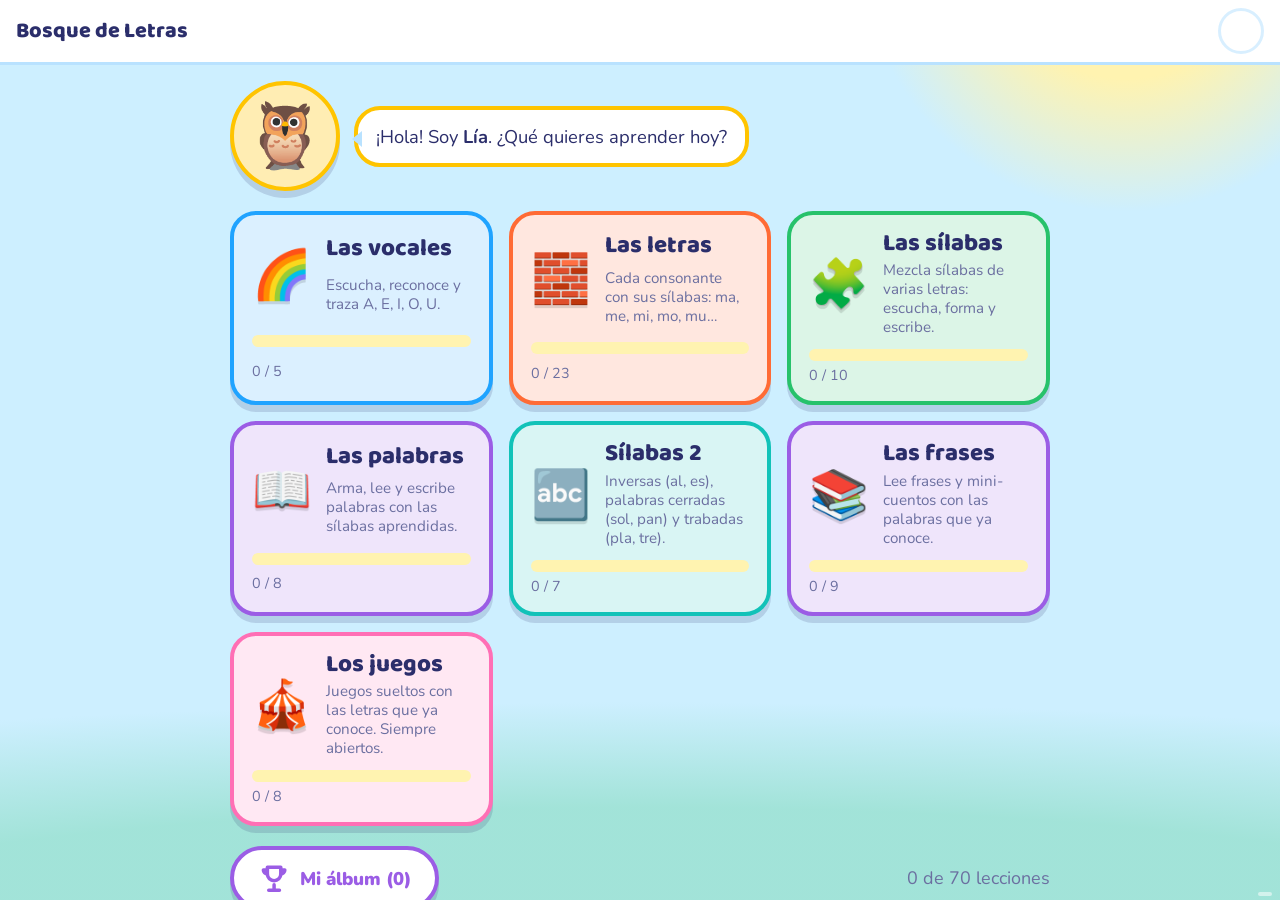
<file: index.html>
<!DOCTYPE html>
<html lang="es">
<head>
<meta charset="utf-8">
<meta name="viewport" content="width=device-width, initial-scale=1, viewport-fit=cover, maximum-scale=1, user-scalable=no">
<title>Bosque de Letras</title>
<meta name="description" content="Juego para aprender a leer y escribir en español: vocales, consonantes, sílabas y palabras, con voz y trazado con el dedo.">
<meta name="theme-color" content="#3BA3F0">
<meta name="apple-mobile-web-app-capable" content="yes">
<meta name="apple-mobile-web-app-status-bar-style" content="default">
<meta name="apple-mobile-web-app-title" content="Bosque de Letras">
<link rel="manifest" href="manifest.webmanifest">
<link rel="icon" href="data:image/svg+xml,%3Csvg xmlns='http://www.w3.org/2000/svg' viewBox='0 0 64 64'%3E%3Crect width='64' height='64' rx='14' fill='%233BA3F0'/%3E%3Ctext x='32' y='46' font-size='40' text-anchor='middle' font-family='Arial' font-weight='bold' fill='white'%3EA%3C/text%3E%3C/svg%3E">
<link rel="apple-touch-icon" href="icon.svg">
<link rel="preconnect" href="https://fonts.googleapis.com">
<link rel="preconnect" href="https://fonts.gstatic.com" crossorigin>
<link rel="stylesheet" href="https://fonts.googleapis.com/css2?family=Baloo+2:wght@600;800&family=Nunito:wght@500;700;900&family=Andika:wght@400;700&display=swap">
<!-- build:css -->
<link rel="stylesheet" href="css/style.css">
<!-- endbuild -->
</head>
<body>
<div id="app">
  <header class="topbar">
    <button id="btn-back" class="icon-btn back" aria-label="Volver" data-say="Volver atrás" hidden></button>
    <div id="top-title" class="top-title">Bosque de Letras</div>
    <div id="dots" class="dots" aria-hidden="true"></div>
    <button id="btn-settings" class="icon-btn gear" aria-label="Ajustes para madres y padres" data-say="Ajustes para mayores"></button>
  </header>
  <main id="screen" class="screen"></main>
</div>
<div id="version" class="version" aria-label="Versión del juego"></div>
<canvas id="confetti" aria-hidden="true"></canvas>
<div id="modal" class="modal" hidden></div>
<!-- build:js -->
<script src="js/data.js"></script>
<script src="js/store.js"></script>
<script src="js/audio.js"></script>
<script src="js/strokes.js"></script>
<script src="js/tracing.js"></script>
<script src="js/icons.js"></script>
<script src="js/confetti.js"></script>
<script src="js/twotap.js"></script>
<script src="js/activities.js"></script>
<script src="js/app.js"></script>
<!-- endbuild -->
</body>
</html>
</file>
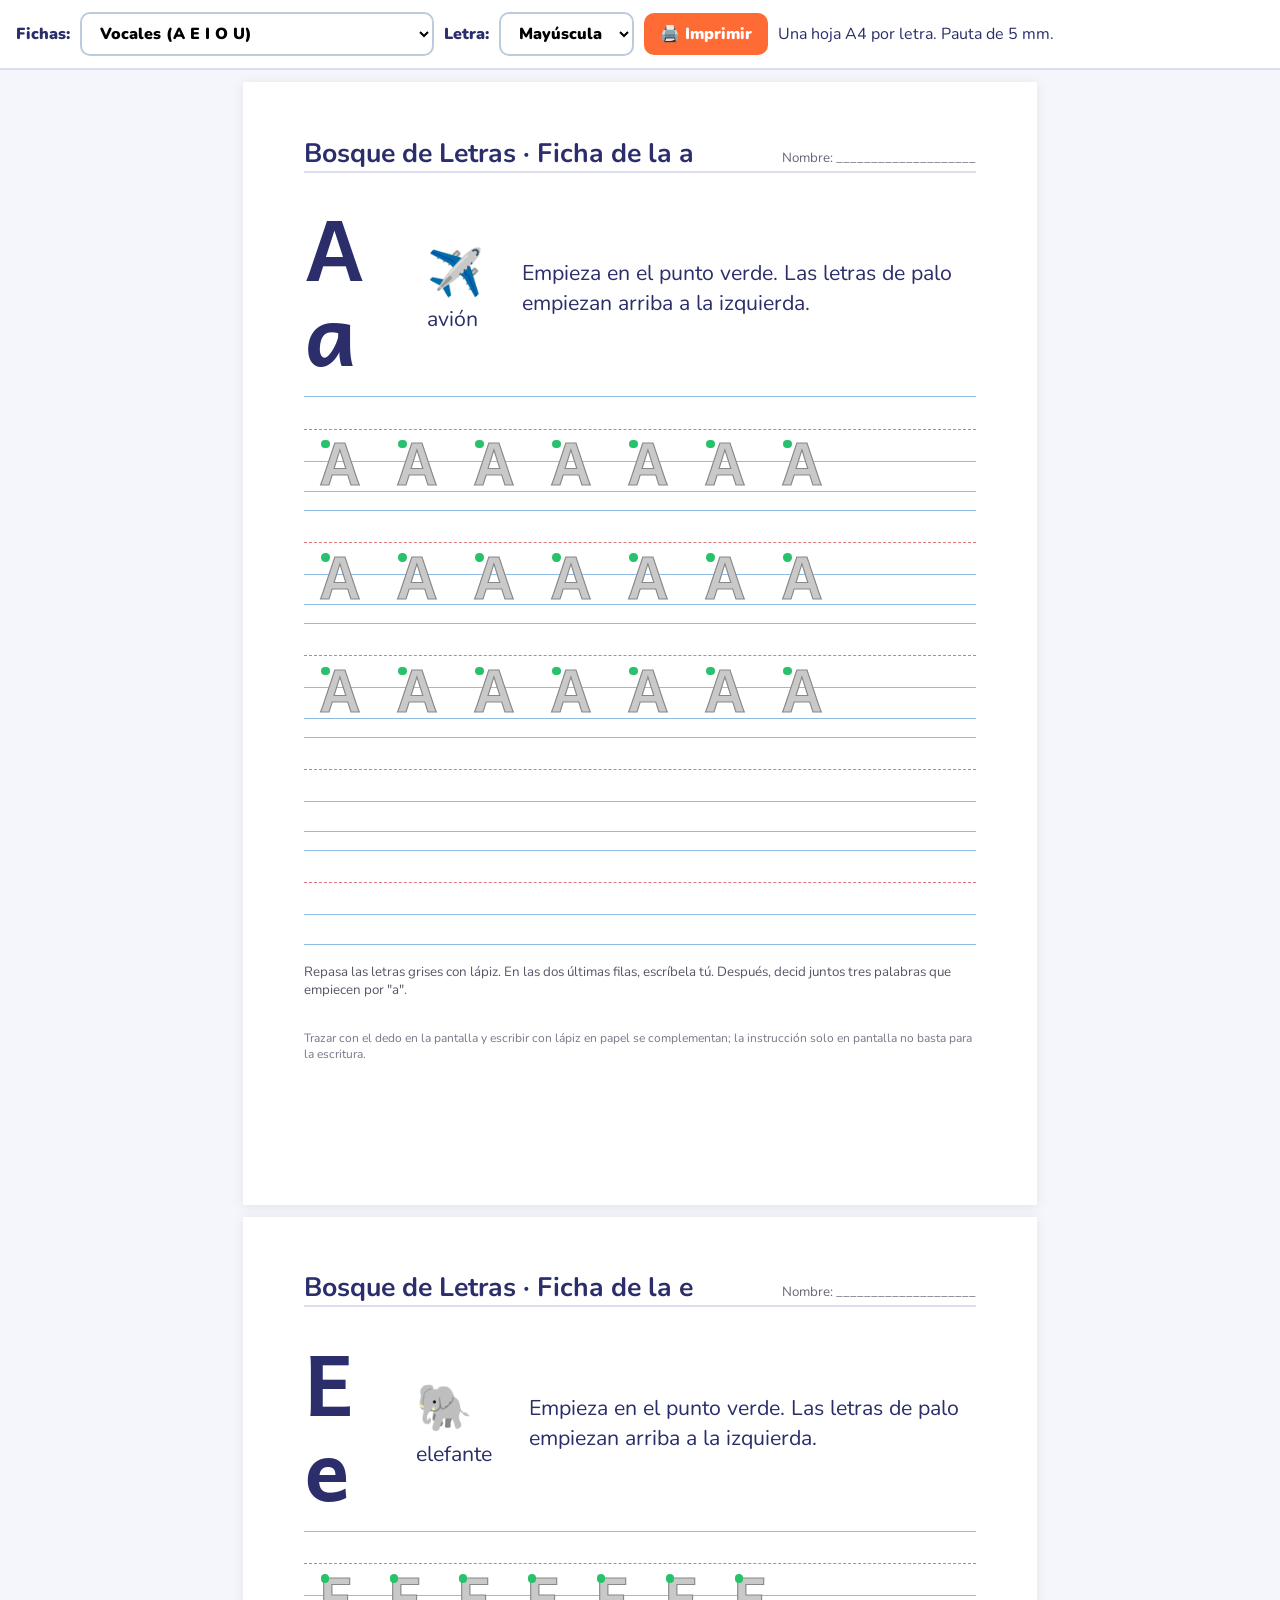
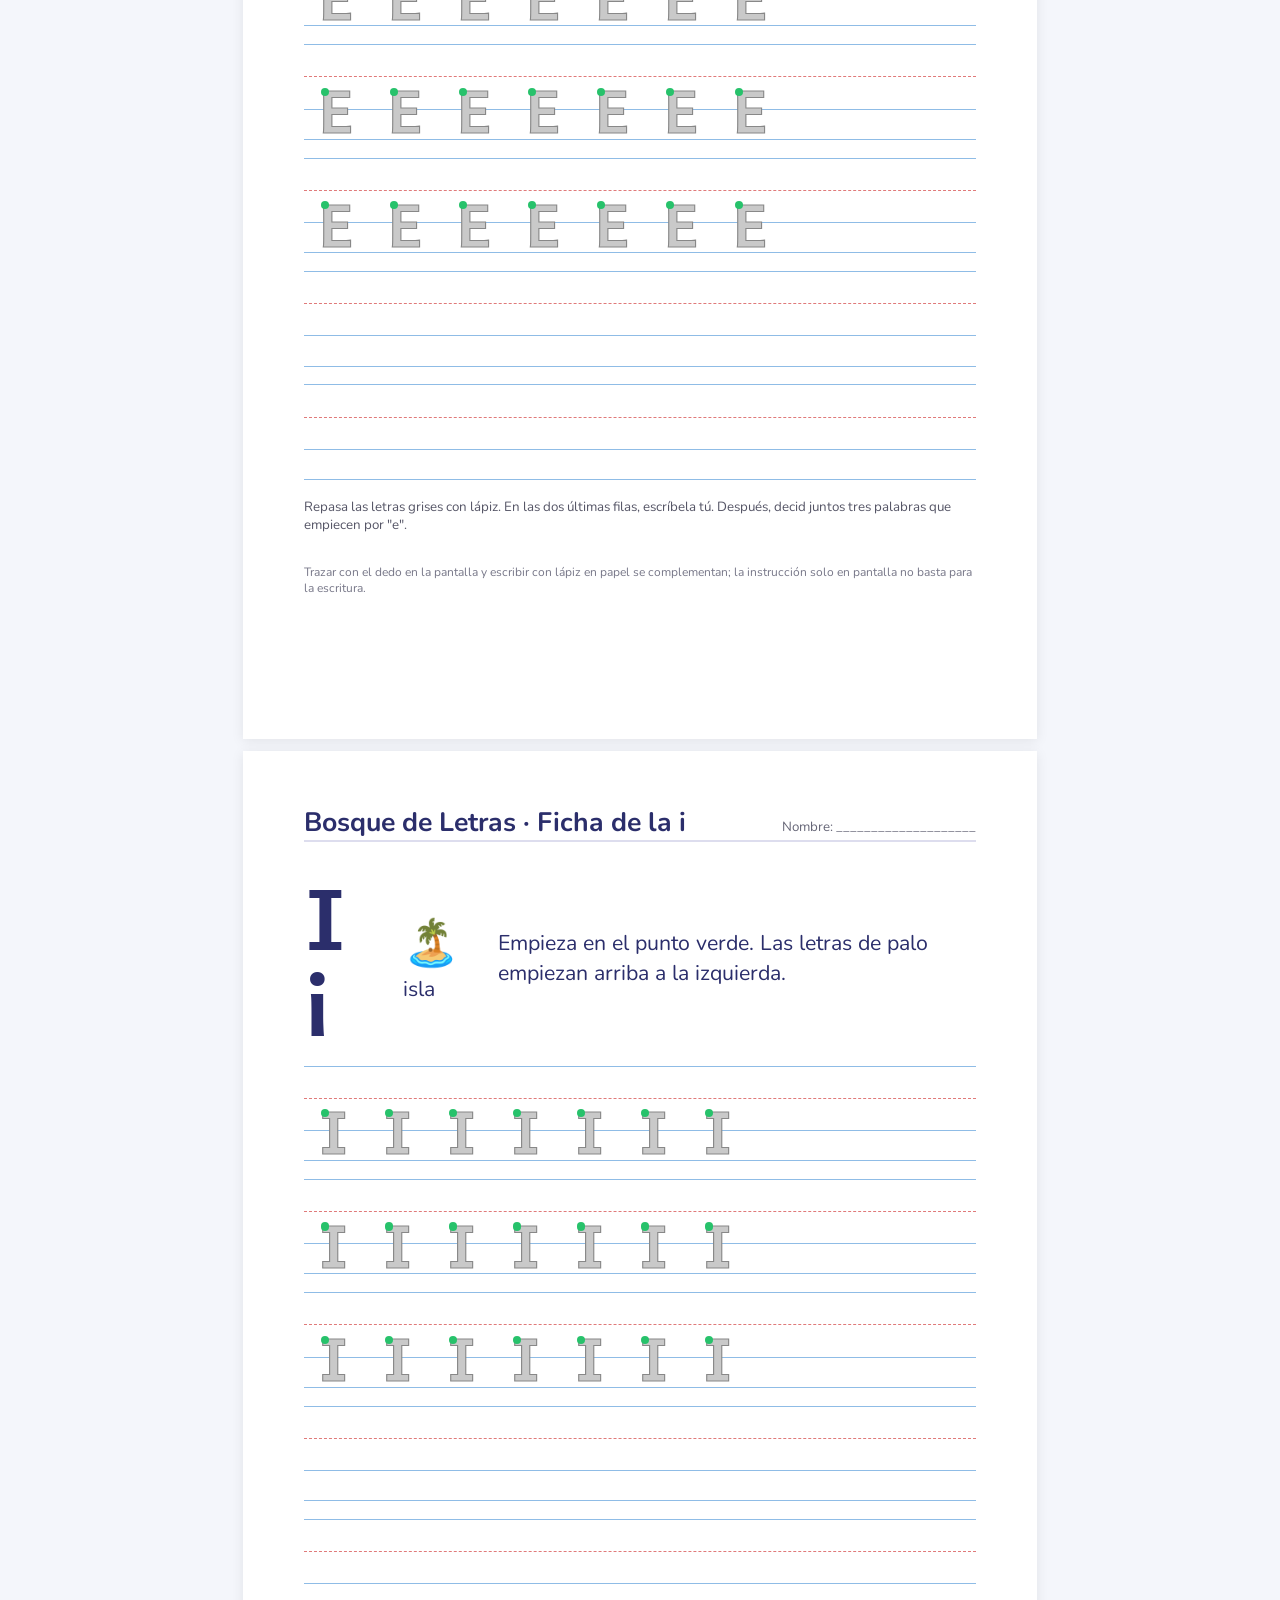
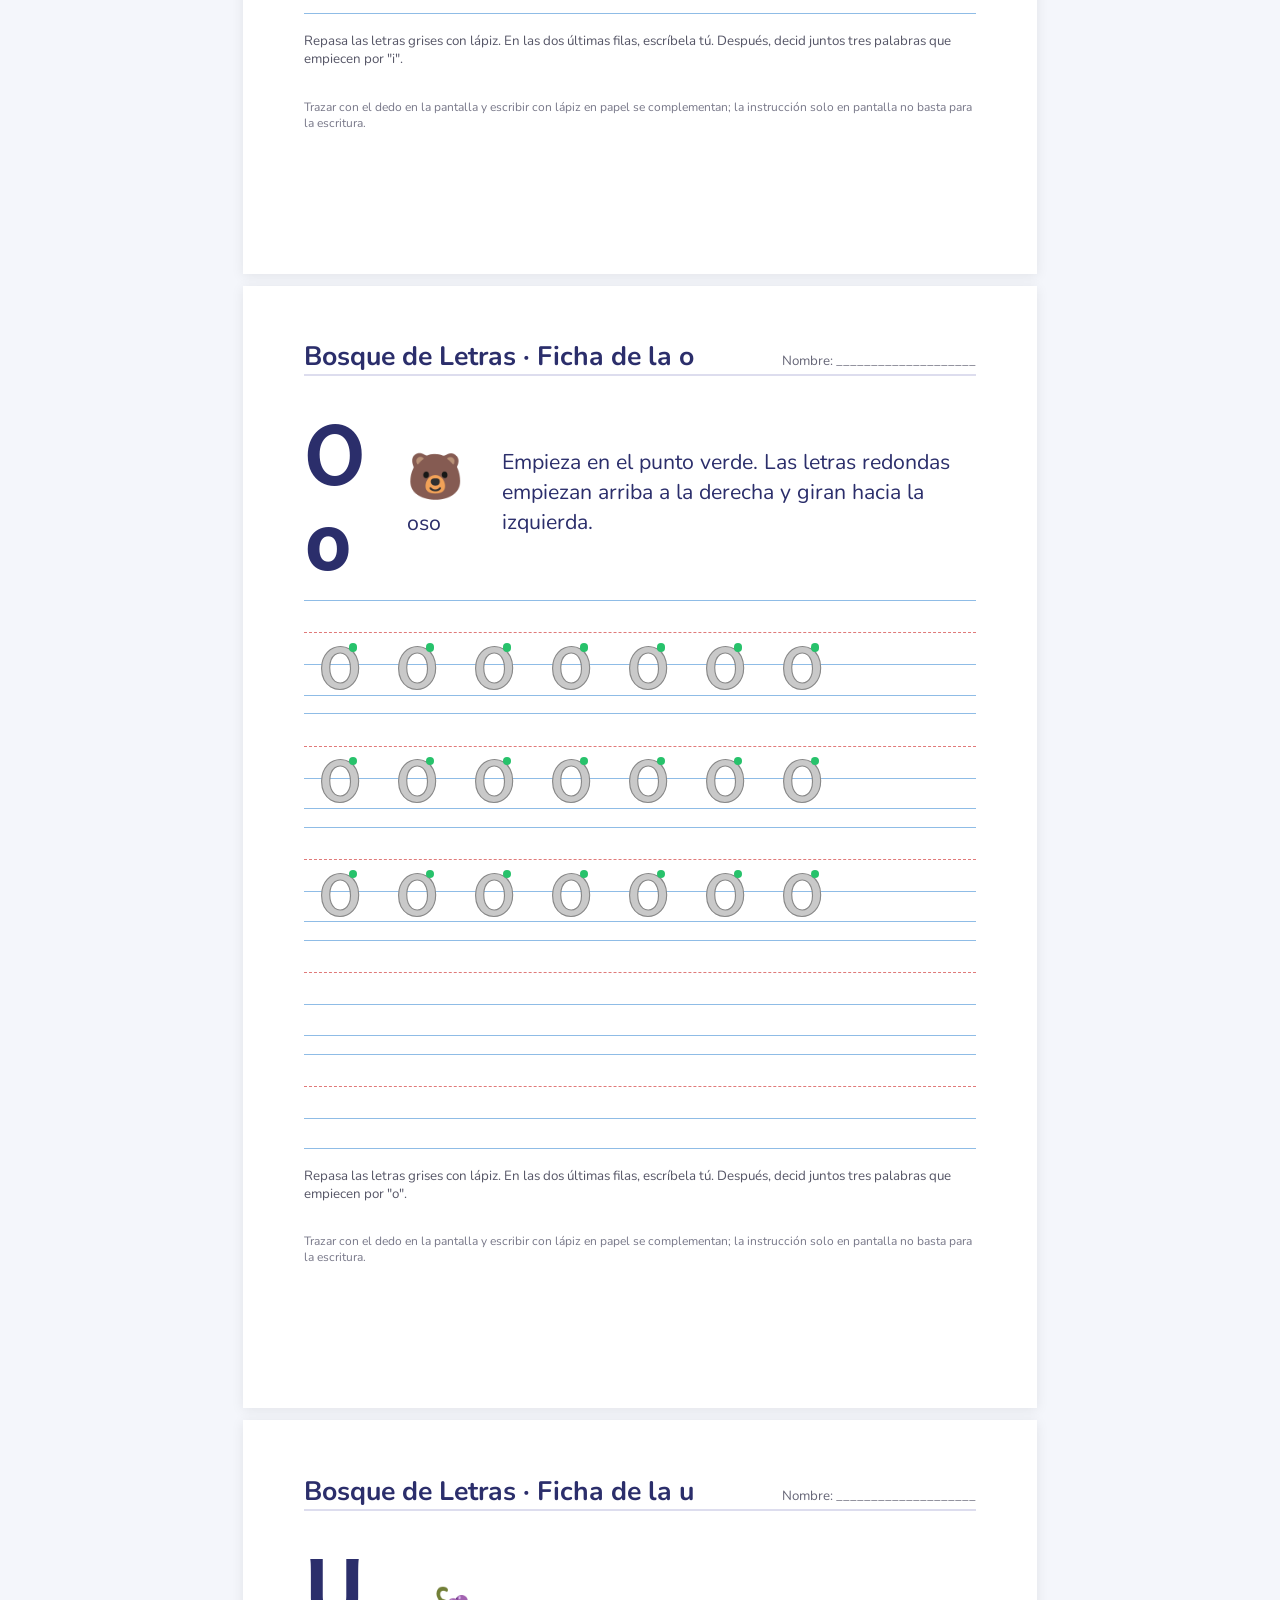
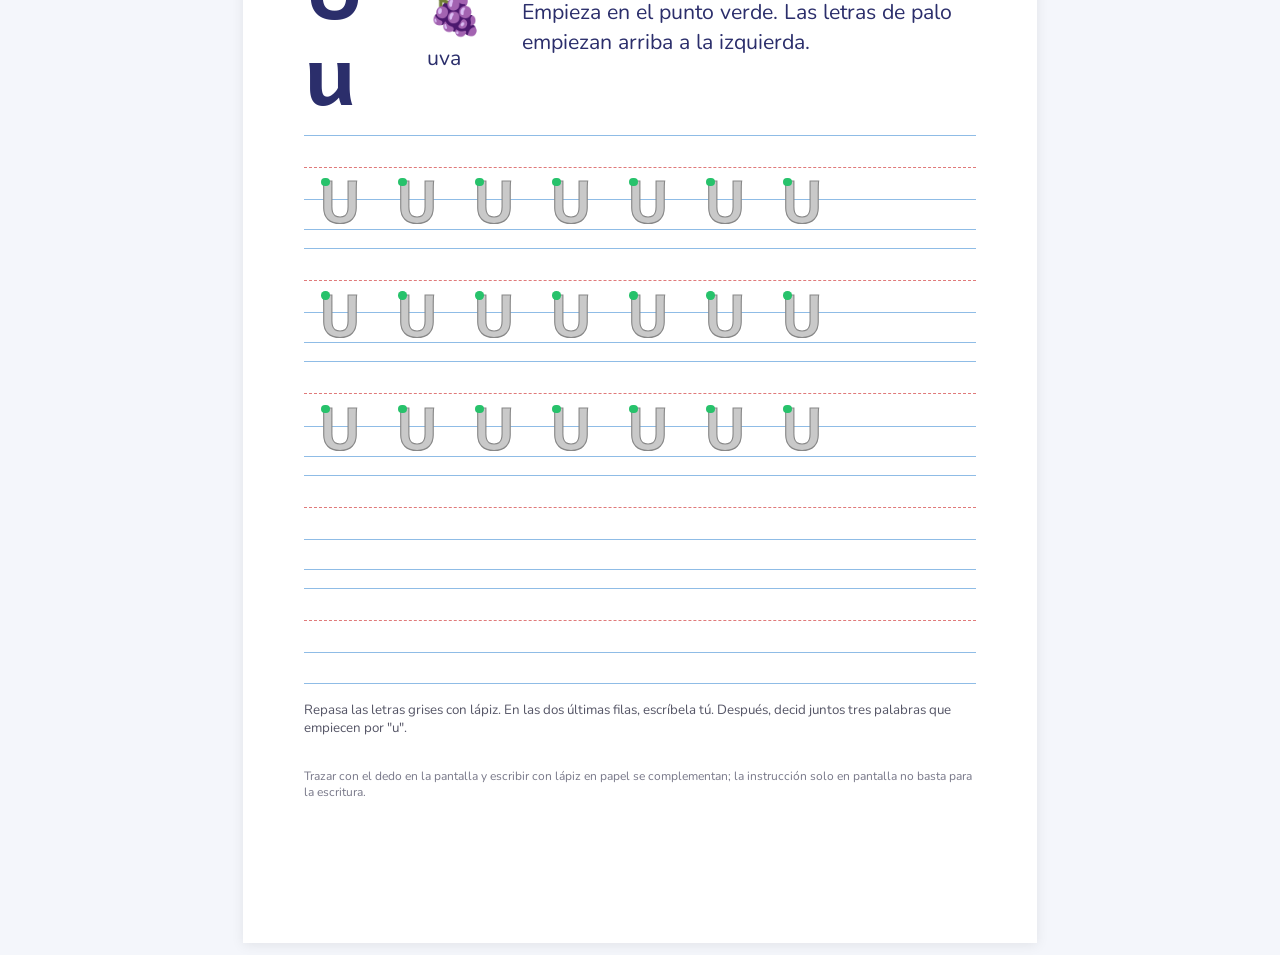
<file: fichas.html>
<!DOCTYPE html>
<html lang="es">
<head>
<meta charset="utf-8">
<meta name="viewport" content="width=device-width, initial-scale=1">
<title>Fichas para imprimir · Bosque de Letras</title>
<link rel="stylesheet" href="https://fonts.googleapis.com/css2?family=Andika:wght@400;700&family=Nunito:wght@700;900&display=swap">
<style>
  /* Fichas de trazado: misma fuente y mismo punto de inicio que el juego, pauta Montessori de 5 mm. */
  :root { --ink: #2B2E6B; --guide: #c9c9c9; --line: #8fbce6; --mid: #e07a7a; --good: #27C26B; }
  body { margin: 0; font-family: 'Nunito', sans-serif; color: var(--ink); background: #f4f6fb; }
  .toolbar { position: sticky; top: 0; background: #fff; border-bottom: 2px solid #dde; padding: 12px 16px; display: flex; flex-wrap: wrap; gap: 10px; align-items: center; }
  .toolbar label { font-weight: 900; }
  .toolbar select, .toolbar button { font: inherit; font-weight: 900; padding: 8px 14px; border-radius: 10px; border: 2px solid #bcd; background: #fff; }
  .toolbar button.primary { background: #FF6B35; color: #fff; border-color: #FF6B35; }
  .sheet { background: #fff; width: 210mm; min-height: 297mm; margin: 12px auto; padding: 14mm 16mm; box-sizing: border-box; box-shadow: 0 2px 12px rgba(0,0,0,.08); page-break-after: always; }
  .head { display: flex; justify-content: space-between; align-items: baseline; border-bottom: 2px solid #dde; margin-bottom: 8mm; }
  .head h1 { font-size: 20pt; margin: 0; }
  .head small { color: #667; }
  .model { display: flex; align-items: center; gap: 10mm; margin-bottom: 6mm; }
  .model .big { font-family: 'Andika', sans-serif; font-weight: 700; font-size: 64pt; line-height: 1; color: var(--ink); position: relative; }
  .model .ex { font-size: 16pt; }
  .model .ex .emoji { font-size: 34pt; display: block; }
  .row { position: relative; height: 25mm; margin-bottom: 5mm; }
  .row .lines { position: absolute; inset: 0; }
  .row .lines i { position: absolute; left: 0; right: 0; border-top: 0.4mm solid var(--line); }
  .row .lines i.mid { border-top: 0.4mm dashed var(--mid); }
  .row .letters { position: absolute; left: 4mm; right: 0; top: 0; height: 25mm; display: flex; gap: 9mm; align-items: flex-end; }
  .row .letters span { font-family: 'Andika', sans-serif; font-weight: 700; font-size: 44pt; line-height: 1; color: var(--guide); -webkit-text-stroke: 0.3mm #888; position: relative; }
  .row .letters span::before { content: ''; position: absolute; width: 2.2mm; height: 2.2mm; border-radius: 50%; background: var(--good); top: var(--dy, 2mm); left: var(--dx, 1mm); }
  .row.free .letters span { opacity: 0; }
  .tip { font-size: 10pt; color: #556; margin-top: 4mm; }
  .foot { margin-top: 8mm; font-size: 9pt; color: #778; }
  @media print {
    body { background: #fff; }
    .toolbar { display: none; }
    .sheet { box-shadow: none; margin: 0; width: auto; min-height: auto; }
  }
  @page { size: A4; margin: 0; }
</style>
</head>
<body>
<div class="toolbar">
  <label for="which">Fichas:</label>
  <select id="which">
    <option value="vocales">Vocales (A E I O U)</option>
    <option value="letras1">Consonantes 1 (M P S L T N D)</option>
    <option value="letras2">Consonantes 2 (F R B C G V Z Ñ J Y H)</option>
    <option value="todas">Todas las letras</option>
  </select>
  <label for="case">Letra:</label>
  <select id="case"><option value="upper">Mayúscula</option><option value="lower">Minúscula</option><option value="both">Ambas</option></select>
  <button class="primary" id="print">🖨️ Imprimir</button>
  <span>Una hoja A4 por letra. Pauta de 5 mm.</span>
</div>
<div id="sheets"></div>
<script src="js/data.js"></script>
<script>
(function () {
  const groups = {
    vocales: DATA.VOWELS,
    letras1: ['m', 'p', 's', 'l', 't', 'n', 'd'],
    letras2: ['f', 'r', 'b', 'c', 'g', 'v', 'z', 'ñ', 'j', 'y', 'h'],
    todas: [...DATA.VOWELS, ...DATA.CONSONANTS.filter(c => c.length === 1)],
  };
  const round = 'acdegoqCGOQ';
  function row(ch, free) {
    const dx = round.includes(ch) ? '70%' : '6%';
    return `<div class="row ${free ? 'free' : ''}">
      <div class="lines"><i style="top:0"></i><i class="mid" style="top:8.5mm"></i><i style="top:17mm"></i><i style="top:25mm"></i></div>
      <div class="letters">${Array.from({ length: 7 }, () => `<span style="--dx:${dx}">${ch}</span>`).join('')}</div>
    </div>`;
  }
  function sheet(letter, form) {
    const info = DATA.LETTERS[letter];
    const ch = form === 'upper' ? letter.toUpperCase() : letter;
    return `<section class="sheet">
      <div class="head"><h1>Bosque de Letras · Ficha de la ${info.name}</h1><small>Nombre: ____________________</small></div>
      <div class="model">
        <div class="big">${letter.toUpperCase()} ${letter}</div>
        <div class="ex"><span class="emoji">${info.emoji}</span>${info.word}</div>
        <div class="ex">Empieza en el punto verde. ${round.includes(ch) ? 'Las letras redondas empiezan arriba a la derecha y giran hacia la izquierda.' : 'Las letras de palo empiezan arriba a la izquierda.'}</div>
      </div>
      ${row(ch, false)}${row(ch, false)}${row(ch, false)}${row(ch, true)}${row(ch, true)}
      <p class="tip">Repasa las letras grises con lápiz. En las dos últimas filas, escríbela tú. Después, decid juntos tres palabras que empiecen por "${info.silent ? 'hache (es muda)' : info.name}".</p>
      <p class="foot">Trazar con el dedo en la pantalla y escribir con lápiz en papel se complementan; la instrucción solo en pantalla no basta para la escritura.</p>
    </section>`;
  }
  function render() {
    const letters = groups[document.getElementById('which').value];
    const form = document.getElementById('case').value;
    const forms = form === 'both' ? ['upper', 'lower'] : [form];
    document.getElementById('sheets').innerHTML = letters.flatMap(l => forms.map(f => sheet(l, f))).join('');
  }
  document.getElementById('which').onchange = render;
  document.getElementById('case').onchange = render;
  document.getElementById('print').onclick = () => window.print();
  render();
})();
</script>
</body>
</html>
</file>
<file: css/style.css>
/* Bosque de Letras — hoja de estilo.
   Disposición: app de una sola pantalla (barra superior + escenario); todo se maneja tocando,
   con objetivos de al menos 64px para manos de cinco años. */
/* Paleta "cielo y caramelos": fondo azul cielo, tarjetas blancas con bordes de colores vivos,
   naranja para avanzar, verde para "listo", amarillo para la estrella y el botón armado. */
:root {
  --bg: #CDEFFF; --bg2: #FFF3B0; --surface: #FFFFFF; --fg: #2B2E6B; --muted: #6B6FA0;
  --accent: #FF6B35; --accent-fg: #FFFFFF; --sky: #1FA3FF; --good: #27C26B; --bad: #FF4D6D; --star: #FFC400;
  --purple: #9B5DE5; --pink: #FF6FB5; --teal: #12C2B8;
  --guide: #DCEBFF; --ink: #3D5AFE; --line: #A7D9F8; --border: #B9E2FF;
  --shadow: 0 7px 0 rgba(43, 46, 107, 0.16);
  --radius: 26px;
  --font-ui: 'Nunito', system-ui, -apple-system, 'Segoe UI', sans-serif;
  --font-display: 'Baloo 2', 'Nunito', system-ui, sans-serif;
  --font-letters: 'Andika', 'Nunito', Arial, sans-serif;
}
@media (prefers-color-scheme: dark) {
  :root:not([data-theme="light"]) {
    --bg: #1B1F4B; --bg2: #2A2F6B; --surface: #2D3270; --fg: #F4F6FF; --muted: #B9BEE8;
    --accent: #FF7E4D; --accent-fg: #2A1206; --sky: #4FB8FF; --good: #3BD97F; --bad: #FF6B85; --star: #FFD23F;
    --purple: #B88BFF; --pink: #FF8FC9; --teal: #3FD9D0;
    --guide: #4A5290; --ink: #9FD0FF; --line: #4A5290; --border: #4A5290;
    --shadow: 0 7px 0 rgba(0, 0, 0, 0.4);
    color-scheme: dark;
  }
}
:root[data-theme="dark"] {
  --bg: #1B1F4B; --bg2: #2A2F6B; --surface: #2D3270; --fg: #F4F6FF; --muted: #B9BEE8;
  --accent: #FF7E4D; --accent-fg: #2A1206; --sky: #4FB8FF; --good: #3BD97F; --bad: #FF6B85; --star: #FFD23F;
  --purple: #B88BFF; --pink: #FF8FC9; --teal: #3FD9D0;
  --guide: #4A5290; --ink: #9FD0FF; --line: #4A5290; --border: #4A5290;
  --shadow: 0 7px 0 rgba(0, 0, 0, 0.4);
  color-scheme: dark;
}

* { box-sizing: border-box; }
[hidden] { display: none !important; }
html, body { height: 100%; }
body {
  margin: 0; background: var(--bg); color: var(--fg); font-family: var(--font-ui); font-size: 18px;
  -webkit-text-size-adjust: 100%; touch-action: manipulation; overscroll-behavior: none;
  background-image: radial-gradient(circle at 88% -6%, var(--bg2) 0, var(--bg2) 9%, transparent 18%), radial-gradient(ellipse 130% 26% at 50% 104%, color-mix(in srgb, var(--good) 26%, var(--bg)) 0, color-mix(in srgb, var(--good) 26%, var(--bg)) 55%, transparent 100%);
}
button { font: inherit; color: inherit; cursor: pointer; -webkit-tap-highlight-color: transparent; user-select: none; -webkit-user-select: none; }
button:focus-visible, select:focus-visible, input:focus-visible { outline: 4px solid var(--sky); outline-offset: 2px; }
.font-letters { font-family: var(--font-letters); font-weight: 700; }
.muted { color: var(--muted); }
.emoji { font-family: 'Apple Color Emoji', 'Segoe UI Emoji', 'Noto Color Emoji', sans-serif; }

#app { height: 100%; display: flex; flex-direction: column; }
.topbar {
  display: flex; align-items: center; gap: 10px; padding: 8px 16px; min-height: 64px;
  background: var(--surface); border-bottom: 3px solid var(--border);
}
.top-title { font-family: var(--font-display); font-weight: 800; font-size: 1.35rem; flex: 1; min-width: 0; white-space: nowrap; overflow: hidden; text-overflow: ellipsis; }
.icon-btn { width: 60px; height: 60px; border-radius: 50%; border: 4px solid var(--border); background: var(--bg); display: grid; place-items: center; }
.icon-btn svg { width: 32px; height: 32px; fill: none; stroke: currentColor; stroke-width: 2.6; stroke-linecap: round; stroke-linejoin: round; }
.icon-btn.back { background: var(--sky); border-color: var(--sky); color: #fff; }
.icon-btn.gear { width: 46px; height: 46px; border-width: 3px; color: var(--fg); opacity: .55; background: var(--surface); }
.icon-btn.gear svg { width: 26px; height: 26px; stroke-width: 2.2; }
.icon-btn:active { transform: translateY(2px); }
.dots { display: flex; gap: 6px; }
.dot { width: 12px; height: 12px; border-radius: 50%; background: var(--border); display: inline-block; }
.dot.done { background: var(--good); }
.dot.now { background: var(--accent); transform: scale(1.3); }

.screen { flex: 1; min-height: 0; overflow: auto; padding: 16px; padding-bottom: calc(16px + env(safe-area-inset-bottom, 0px)); }
.banner { background: var(--star); color: #3A2A00; padding: 8px 16px; text-align: center; font-weight: 700; }

/* ---- Botones ---- */
.btn {
  min-height: 64px; padding: 10px 24px; border-radius: 999px; border: 4px solid var(--border); background: var(--surface);
  font-weight: 900; font-size: 1.15rem; box-shadow: var(--shadow); transition: transform .08s;
  display: inline-flex; align-items: center; justify-content: center; gap: 10px;
}
.btn .ico { display: inline-grid; place-items: center; line-height: 1; }
.btn .ico svg, .ico svg { width: 1.75em; height: 1.75em; fill: none; stroke: currentColor; stroke-width: 2.6; stroke-linecap: round; stroke-linejoin: round; }
.btn.big .ico svg { width: 2em; height: 2em; }
/* Significado por color y forma: verde = avanzar o terminar; amarillo = ayuda; naranja = borrar; blanco con borde morado = ir a otro sitio. */
.btn.go { background: var(--good); border-color: var(--good); color: #fff; }
.btn.hint { background: var(--star); border-color: var(--star); color: #3A2A00; }
.btn.soft { background: var(--surface); border-color: var(--accent); color: var(--accent); }
.btn.nav { background: var(--surface); border-color: var(--purple); color: var(--purple); }
@media (prefers-color-scheme: dark) { :root:not([data-theme="light"]) .btn.nav { color: var(--fg); } }
:root[data-theme="dark"] .btn.nav { color: var(--fg); }
.btn:active { transform: translateY(3px); box-shadow: none; }
.btn.primary { background: var(--accent); border-color: var(--accent); color: var(--accent-fg); }
.btn.big { font-size: 1.35rem; min-height: 76px; padding-inline: 32px; }
.btn.good { background: var(--good); border-color: var(--good); color: #fff; }
.btn.ghost { background: var(--surface); }
.btn.link { background: none; border: none; box-shadow: none; color: var(--muted); text-decoration: underline; }
.btn.danger { background: var(--bad); border-color: var(--bad); color: #fff; }
.btn:disabled { opacity: .45; cursor: default; transform: none; }
.actions { display: flex; flex-wrap: wrap; gap: 12px; justify-content: center; align-items: center; margin-top: 16px; }
.actions.column { flex-direction: column; }
/* En las actividades, la barra de botones queda siempre abajo, en el mismo sitio. */
.stage > .actions { margin-top: auto; position: sticky; bottom: 0; padding: 10px 0 calc(6px + env(safe-area-inset-bottom, 0px)); background: linear-gradient(to bottom, transparent, var(--bg) 35%); z-index: 3; }

/* ---- Inicio ---- */
.home { max-width: 820px; margin: 0 auto; display: flex; flex-direction: column; gap: 20px; }
.hero { display: flex; align-items: center; gap: 14px; }
.mascot { font-size: 4rem; background: color-mix(in srgb, var(--star) 30%, var(--surface)); border: 4px solid var(--star); border-radius: 50%; width: 110px; height: 110px; display: grid; place-items: center; box-shadow: var(--shadow); flex: none; animation: bob 3s ease-in-out infinite; }
@keyframes bob { 0%, 100% { transform: translateY(0); } 50% { transform: translateY(-6px); } }
.bubble { background: var(--surface); border: 4px solid var(--star); border-radius: var(--radius); padding: 14px 18px; font-size: 1.15rem; position: relative; min-width: 0; }
.bubble::before { content: ''; position: absolute; left: -14px; top: 40%; border: 8px solid transparent; border-right-color: var(--border); border-right-width: 10px; }
.worlds { display: grid; grid-template-columns: repeat(auto-fit, minmax(230px, 1fr)); gap: 16px; }
.world {
  display: grid; grid-template-columns: auto 1fr; grid-template-areas: "e t" "e h" "p p" "c c"; gap: 4px 14px; align-items: center; text-align: left;
  padding: 16px 18px; border-radius: var(--radius); border: 4px solid var(--border); background: var(--surface); box-shadow: var(--shadow); min-height: 120px;
}
.world:active { transform: translateY(3px); box-shadow: none; }
.world-emoji { grid-area: e; font-size: 3rem; }
.world-title { grid-area: t; font-family: var(--font-display); font-weight: 800; font-size: 1.5rem; line-height: 1.1; }
.world-hint { grid-area: h; color: var(--muted); font-size: .95rem; line-height: 1.25; }
.world-progress { grid-area: p; height: 12px; border-radius: 6px; background: var(--bg2); overflow: hidden; margin-top: 8px; }
.world-progress i { display: block; height: 100%; background: var(--good); border-radius: 6px; }
.world-count { grid-area: c; font-size: .9rem; color: var(--muted); font-variant-numeric: tabular-nums; }
.world-sky { border-color: var(--sky); background: color-mix(in srgb, var(--sky) 16%, var(--surface)); }
.world-accent { border-color: var(--accent); background: color-mix(in srgb, var(--accent) 16%, var(--surface)); }
.world-good { border-color: var(--good); background: color-mix(in srgb, var(--good) 16%, var(--surface)); }
.world-star { border-color: var(--purple); background: color-mix(in srgb, var(--purple) 16%, var(--surface)); }
.world-pink { border-color: var(--pink); background: color-mix(in srgb, var(--pink) 16%, var(--surface)); }
.world-teal { border-color: var(--teal); background: color-mix(in srgb, var(--teal) 16%, var(--surface)); }
.world-purple { border-color: var(--purple); background: color-mix(in srgb, var(--purple) 16%, var(--surface)); }
.world-emoji { filter: drop-shadow(0 3px 0 rgba(0, 0, 0, .12)); }
.home-foot { display: flex; justify-content: space-between; align-items: center; flex-wrap: wrap; gap: 10px; }

/* ---- Lecciones ---- */
.lessons { display: grid; grid-template-columns: repeat(auto-fill, minmax(140px, 1fr)); gap: 14px; max-width: 900px; margin: 0 auto; }
.lesson { display: flex; flex-direction: column; align-items: center; gap: 6px; padding: 14px 8px; border-radius: var(--radius); border: 4px solid var(--border); background: var(--surface); box-shadow: var(--shadow); min-height: 140px; }
.lesson:nth-child(5n+1) { border-color: var(--sky); }
.lesson:nth-child(5n+2) { border-color: var(--accent); }
.lesson:nth-child(5n+3) { border-color: var(--good); }
.lesson:nth-child(5n+4) { border-color: var(--purple); }
.lesson:nth-child(5n+5) { border-color: var(--pink); }
.lesson.done { background: color-mix(in srgb, var(--star) 22%, var(--surface)); }
.lesson.done .lesson-emoji::after { content: '✅'; font-size: .5em; vertical-align: top; margin-left: -4px; }
.lesson.locked { opacity: .55; }
.lesson-emoji { font-size: 2.6rem; }
.lesson-title { font-size: 1.6rem; }
.stars { color: var(--star); font-size: 1.25rem; letter-spacing: 2px; }
.stars .dim { color: var(--border); }

/* ---- Escenario de actividades ---- */
.stage { max-width: 900px; margin: 0 auto; display: flex; flex-direction: column; gap: 14px; min-height: 100%; }
.prompt { display: flex; align-items: center; gap: 12px; background: var(--surface); border: 4px solid var(--border); border-radius: var(--radius); padding: 10px 14px; box-shadow: var(--shadow); }
.prompt-text { margin: 0; font-size: 1.2rem; font-weight: 700; min-width: 0; }
.speak-btn { flex: none; width: 68px; height: 68px; border-radius: 50%; border: 4px solid var(--sky); background: var(--sky); color: #fff; box-shadow: var(--shadow); display: grid; place-items: center; }
.speak-btn svg { width: 36px; height: 36px; fill: none; stroke: currentColor; stroke-width: 2.4; stroke-linecap: round; stroke-linejoin: round; }
.speak-btn:active { transform: translateY(3px); box-shadow: none; }
.round-count { text-align: center; color: var(--muted); font-weight: 700; font-variant-numeric: tabular-nums; }

.intro { display: flex; flex-direction: column; align-items: center; gap: 16px; }
.bigletter { font-size: clamp(6rem, 24vmin, 11rem); line-height: 1; background: var(--surface); border: 4px solid var(--sky); border-radius: var(--radius); padding: 10px 36px; box-shadow: var(--shadow); color: var(--ink); }
.bigletter .lower { margin-left: .25em; }
.example { display: flex; align-items: center; gap: 14px; background: var(--surface); border: 3px solid var(--border); border-radius: 999px; padding: 8px 24px 8px 12px; box-shadow: var(--shadow); }
.example .emoji { font-size: 3rem; }
.example .word { font-size: 2.2rem; }
.tiles { display: flex; flex-wrap: wrap; justify-content: center; gap: 10px; }
.tile { min-width: 76px; min-height: 76px; padding: 6px 16px; font-size: 2.1rem; border-radius: 20px; border: 4px solid var(--purple); background: var(--surface); box-shadow: var(--shadow); color: var(--ink); }
.tile.cons { border-color: var(--accent); }
.tile.vow { border-color: var(--sky); }
.tile.used { opacity: .3; }
.tile:active { transform: translateY(3px); box-shadow: none; }

.cards { display: grid; grid-template-columns: repeat(3, 1fr); gap: 14px; }
.card { min-height: clamp(120px, 28vh, 220px); font-size: clamp(3rem, 12vw, 6rem); border-radius: var(--radius); border: 4px solid var(--border); background: var(--surface); box-shadow: var(--shadow); line-height: 1; padding: 8px; }
.card.emoji-card { font-size: clamp(3rem, 14vw, 6.5rem); }
.card:nth-child(1) { border-color: var(--sky); }
.card:nth-child(2) { border-color: var(--purple); }
.card:nth-child(3) { border-color: var(--pink); }
.card.font-letters { color: var(--ink); }
.card:active { transform: translateY(3px); box-shadow: none; }
.correct { border-color: var(--good) !important; background: color-mix(in srgb, var(--good) 18%, var(--surface)) !important; animation: pop .45s; }
.wrong { border-color: var(--bad) !important; animation: shake .5s; }
.hint { border-color: var(--star) !important; animation: pulse 1s infinite; }
@keyframes pop { 0% { transform: scale(1); } 50% { transform: scale(1.12); } 100% { transform: scale(1); } }
@keyframes shake { 0%, 100% { transform: translateX(0); } 25% { transform: translateX(-8px); } 75% { transform: translateX(8px); } }
@keyframes pulse { 0%, 100% { transform: scale(1); } 50% { transform: scale(1.06); } }

.slots { display: flex; justify-content: center; gap: 12px; }
.slot { min-width: 84px; height: 84px; padding: 0 14px; display: grid; place-items: center; font-size: 2.6rem; border-bottom: 6px solid var(--pink); background: var(--surface); border-radius: 12px 12px 4px 4px; color: var(--ink); }
.slot.filled { border-bottom-color: var(--sky); }
.slot.keep { border-bottom-color: var(--good); background: color-mix(in srgb, var(--good) 14%, var(--surface)); }
.word-target { text-align: center; font-size: clamp(4rem, 18vmin, 7rem); line-height: 1; cursor: pointer; }
.read-word { text-align: center; font-size: clamp(3rem, 14vw, 6rem); background: var(--surface); border: 4px solid var(--sky); border-radius: var(--radius); padding: 8px 16px; box-shadow: var(--shadow); color: var(--ink); overflow-wrap: anywhere; }

.trace-wrap { position: relative; width: 100%; max-width: 820px; margin: 0 auto; aspect-ratio: 16 / 9; max-height: 56vh; min-height: 220px; background: var(--surface); border: 4px solid var(--border); border-radius: var(--radius); overflow: hidden; box-shadow: var(--shadow); }
.trace-wrap canvas { position: absolute; inset: 0; width: 100%; height: 100%; touch-action: none; display: block; }
.trace-actions { margin-top: 4px; }

/* ---- Resumen ---- */
.summary { text-align: center; max-width: 560px; margin: 0 auto; display: flex; flex-direction: column; gap: 10px; }
.summary h2 { font-family: var(--font-display); font-size: 2rem; margin: 0; text-wrap: balance; }
.summary-stars { font-size: 5rem; line-height: 1; }
.big-star { color: var(--border); display: inline-block; }
.big-star.on { color: var(--star); animation: star-in .5s both; }
@keyframes star-in { from { transform: scale(0) rotate(-30deg); } 70% { transform: scale(1.3); } to { transform: scale(1); } }
.sticker-earned { font-size: 1.2rem; }
.sticker-earned .emoji { font-size: 2.4rem; vertical-align: middle; }

/* ---- Álbum ---- */
.album { max-width: 820px; margin: 0 auto; text-align: center; }
.stickers { display: grid; grid-template-columns: repeat(auto-fill, minmax(84px, 1fr)); gap: 12px; }
.sticker { aspect-ratio: 1; display: grid; place-items: center; font-size: 2.6rem; border-radius: 18px; background: var(--surface); border: 3px dashed var(--border); color: var(--border); }
.sticker.on { border-style: solid; border-color: var(--star); color: inherit; }

/* ---- Modal ---- */
.modal { position: fixed; inset: 0; background: rgba(0, 0, 0, .45); display: grid; place-items: center; padding: 16px; z-index: 20; }
.modal-card { background: var(--surface); color: var(--fg); border-radius: var(--radius); padding: 20px; width: min(520px, 100%); max-height: 90vh; overflow: auto; display: flex; flex-direction: column; gap: 14px; }
.modal-card h2 { margin: 0; font-family: var(--font-display); }
.field { display: flex; flex-direction: column; gap: 6px; }
.field.row { flex-direction: row; justify-content: space-between; align-items: center; gap: 12px; }
.field label { font-weight: 700; }
.field small { color: var(--muted); }
.field select, .field input[type=range], .field input[type=text] { width: 100%; min-height: 44px; font: inherit; border-radius: 12px; border: 2px solid var(--border); background: var(--bg); color: var(--fg); padding: 6px 10px; }
.field input[type=checkbox] { width: 28px; height: 28px; accent-color: var(--accent); flex: none; }
.gate { display: flex; gap: 10px; flex-wrap: wrap; }
.gate .btn { flex: 1; }
details.danger summary { cursor: pointer; color: var(--muted); font-weight: 700; }
details.danger p { color: var(--muted); }

#confetti { position: fixed; inset: 0; pointer-events: none; z-index: 30; }

@media (max-width: 520px) {
  body { font-size: 16px; }
  .top-title { font-size: 1.1rem; }
  .cards { gap: 10px; }
  .card { min-height: 110px; }
  .bigletter { padding: 8px 22px; }
  .dots { display: none; }
}
@media (prefers-reduced-motion: reduce) {
  *, *::before, *::after { animation: none !important; transition: none !important; }
}

/* ---- Dilo tú (micrófono) ---- */
.say { display: flex; flex-direction: column; align-items: center; gap: 18px; }
.equation { display: flex; align-items: center; justify-content: center; gap: 10px; flex-wrap: wrap; }
.eq-letter { min-width: 84px; height: 84px; padding: 0 16px; display: grid; place-items: center; font-size: 2.8rem; border-radius: 18px; background: var(--surface); border: 4px solid var(--border); box-shadow: var(--shadow); }
.eq-letter.cons { border-color: var(--accent); }
.eq-letter.vow { border-color: var(--sky); }
.eq-op { font-size: 2.4rem; font-weight: 900; color: var(--muted); }
.eq-result { min-width: 110px; height: 84px; padding: 0 16px; font-size: 2.8rem; border-radius: 18px; background: var(--surface); border: 4px dashed var(--muted); color: var(--muted); font-family: var(--font-letters); font-weight: 700; }
.say-word { display: flex; flex-direction: column; align-items: center; gap: 10px; }
.say-word .emoji { font-size: clamp(3rem, 14vmin, 5rem); line-height: 1; }
.say-word .read-word { font-size: clamp(2.4rem, 10vw, 4.5rem); }
.mic-btn { display: flex; flex-direction: column; align-items: center; justify-content: center; gap: 2px; width: 150px; height: 150px; border-radius: 50%; border: 5px solid var(--sky); background: var(--surface); box-shadow: var(--shadow); position: relative; }
.mic-btn .mic-icon { display: grid; place-items: center; color: var(--sky); }
.mic-btn .mic-icon svg { width: 64px; height: 64px; fill: none; stroke: currentColor; stroke-width: 2.4; stroke-linecap: round; stroke-linejoin: round; }
.mic-btn.listening .mic-icon { color: var(--bad); }
.mic-btn.correct .mic-icon { color: var(--good); }
.mic-btn .mic-label { font-weight: 900; font-size: 1rem; }
.mic-btn:active { transform: translateY(3px); box-shadow: none; }
.mic-btn.listening { border-color: var(--bad); animation: listen 1.1s ease-in-out infinite; }
.mic-btn.listening::after { content: ''; position: absolute; inset: -14px; border-radius: 50%; border: 4px solid var(--bad); opacity: .6; animation: ring 1.1s ease-out infinite; }
@keyframes listen { 0%, 100% { transform: scale(1); } 50% { transform: scale(1.05); } }
@keyframes ring { from { transform: scale(.9); opacity: .7; } to { transform: scale(1.25); opacity: 0; } }
.heard { margin: 0; min-height: 1.5em; text-align: center; color: var(--muted); font-weight: 700; max-width: 36ch; text-wrap: balance; }

/* ---- Botón armado (primer toque del doble toque) ---- */
.armed { outline: none; transform: scale(1.05); box-shadow: 0 0 0 7px var(--star), var(--shadow) !important; animation: armed-ring .8s ease-in-out infinite; position: relative; z-index: 2; }
@keyframes armed-ring { 0%, 100% { box-shadow: 0 0 0 7px var(--star), var(--shadow); } 50% { box-shadow: 0 0 0 12px color-mix(in srgb, var(--star) 55%, transparent), var(--shadow); } }
.armed::before { content: '👆'; position: absolute; top: -26px; right: -10px; font-size: 1.6rem; animation: finger .7s ease-in-out infinite; pointer-events: none; }
@keyframes finger { 0%, 100% { transform: translateY(0); } 50% { transform: translateY(-6px); } }
.topbar .armed::before { top: auto; bottom: -24px; right: auto; left: 50%; margin-left: -12px; }

/* ---- Juegos ---- */
button.word-target, .big-emoji { background: none; border: none; padding: 0; box-shadow: none; }
.word-target .emoji { font-size: clamp(4rem, 18vmin, 7rem); line-height: 1; display: inline-block; }
.cards.words .card { font-size: clamp(1.6rem, 6vw, 3rem); color: var(--ink); overflow-wrap: anywhere; }
.claps { display: grid; grid-template-columns: repeat(4, 1fr); gap: 12px; }
.clap { min-height: 110px; display: flex; flex-direction: column; align-items: center; justify-content: center; gap: 4px; font-size: 1.4rem; line-height: 1.1; border-radius: var(--radius); border: 4px solid var(--star); background: var(--surface); box-shadow: var(--shadow); padding: 6px; overflow-wrap: anywhere; }
.clap b { font-size: 1.8rem; color: var(--ink); }
.clap:active { transform: translateY(3px); box-shadow: none; }
.syl-reveal { display: flex; justify-content: center; gap: 8px; min-height: 56px; }
.syl-chip { padding: 4px 14px; border-radius: 14px; background: color-mix(in srgb, var(--good) 20%, var(--surface)); border: 3px solid var(--good); font-size: 1.8rem; color: var(--ink); animation: pop .4s; }
.memory { display: grid; grid-template-columns: repeat(4, 1fr); gap: 12px; max-width: 560px; margin: 0 auto; width: 100%; }
.mcard { position: relative; aspect-ratio: 3 / 4; border-radius: 18px; border: 4px solid var(--purple); background: color-mix(in srgb, var(--purple) 22%, var(--surface)); box-shadow: var(--shadow); font-size: clamp(2rem, 9vw, 3.4rem); display: grid; place-items: center; transition: transform .25s; }
.mcard .mcard-face { display: none; color: var(--ink); }
.mcard .mcard-back { color: var(--purple); font-weight: 900; }
.mcard.open, .mcard.matched { background: var(--surface); transform: rotateY(0); }
.mcard.open .mcard-face, .mcard.matched .mcard-face { display: block; }
.mcard.open .mcard-back, .mcard.matched .mcard-back { display: none; }
.mcard.matched { border-color: var(--good); background: color-mix(in srgb, var(--good) 18%, var(--surface)); animation: pop .45s; }
.hunt { display: grid; grid-template-columns: repeat(4, 1fr); gap: 10px; max-width: 560px; margin: 0 auto; width: 100%; }
.hcell { aspect-ratio: 1; border-radius: 18px; border: 4px solid var(--border); background: var(--surface); box-shadow: var(--shadow); font-size: clamp(1.8rem, 8vw, 3rem); color: var(--ink); display: grid; place-items: center; }
.hcell.found { border-color: var(--good); background: color-mix(in srgb, var(--good) 22%, var(--surface)); animation: pop .4s; }
.slot.gap { border-bottom-color: var(--accent); background: color-mix(in srgb, var(--accent) 14%, var(--surface)); min-width: 84px; }
.slots.letters { flex-wrap: wrap; gap: 8px; }
.slot.small { min-width: 56px; height: 68px; padding: 0 8px; font-size: 2.2rem; }
.tile.small { min-width: 64px; min-height: 64px; font-size: 1.9rem; padding: 4px 10px; }
@media (max-width: 520px) {
  .claps { grid-template-columns: repeat(2, 1fr); }
  .clap { min-height: 90px; }
}

/* ---- Feedback suave, informe y cierre de sesión ---- */
.dim { opacity: .45; }
.family-tip { display: flex; gap: 12px; align-items: flex-start; text-align: left; background: color-mix(in srgb, var(--star) 22%, var(--surface)); border: 3px solid var(--star); border-radius: var(--radius); padding: 12px 16px; font-size: 1rem; }
.family-tip .emoji { font-size: 2rem; flex: none; }
.report ul { margin: 0; padding-left: 20px; }
.report li { margin: 4px 0; }
.report p { margin: 8px 0 4px; }

/* ---- Frases y cuentos ---- */
.sentence { display: flex; flex-wrap: wrap; justify-content: center; align-items: baseline; gap: 6px 10px; font-size: clamp(1.7rem, 6vw, 3rem); color: var(--ink); background: var(--surface); border: 4px solid var(--purple); border-radius: var(--radius); padding: 12px 16px; box-shadow: var(--shadow); }
.sword { background: none; border: none; padding: 2px 6px; border-radius: 10px; font: inherit; color: inherit; }
.sword:active { background: color-mix(in srgb, var(--star) 40%, var(--surface)); }
.sword.lit { background: color-mix(in srgb, var(--star) 55%, var(--surface)); }
.sentence .dot { color: var(--muted); }
.cards.scenes .card { font-size: clamp(2.2rem, 9vw, 4.2rem); letter-spacing: 6px; }
.slots.words { flex-wrap: wrap; gap: 8px; }
.slot.word { min-width: 90px; height: 64px; padding: 0 12px; font-size: 1.7rem; }
.tile.word { font-size: 1.6rem; min-height: 64px; }
.story { display: flex; flex-direction: column; align-items: center; gap: 16px; }
.scene-big .emoji { font-size: clamp(4rem, 20vmin, 7.5rem); line-height: 1; letter-spacing: 10px; }
.sentence-read { font-size: clamp(1.5rem, 5.5vw, 2.6rem); }

/* ---- Piloto ---- */
.pilot-item { text-align: center; font-size: clamp(3.5rem, 16vw, 7rem); line-height: 1.1; color: var(--ink); background: var(--bg); border-radius: var(--radius); padding: 16px; }
.report-box { width: 100%; min-height: 160px; font: 13px/1.4 monospace; border-radius: 12px; border: 2px solid var(--border); background: var(--bg); color: var(--fg); padding: 8px; }

/* ---- Versión, siempre visible y discreta ---- */
.version { position: fixed; right: 8px; bottom: calc(4px + env(safe-area-inset-bottom, 0px)); font-size: 11px; color: var(--muted); opacity: .75; background: color-mix(in srgb, var(--surface) 70%, transparent); padding: 2px 7px; border-radius: 8px; pointer-events: none; z-index: 15; font-variant-numeric: tabular-nums; }
</file>
